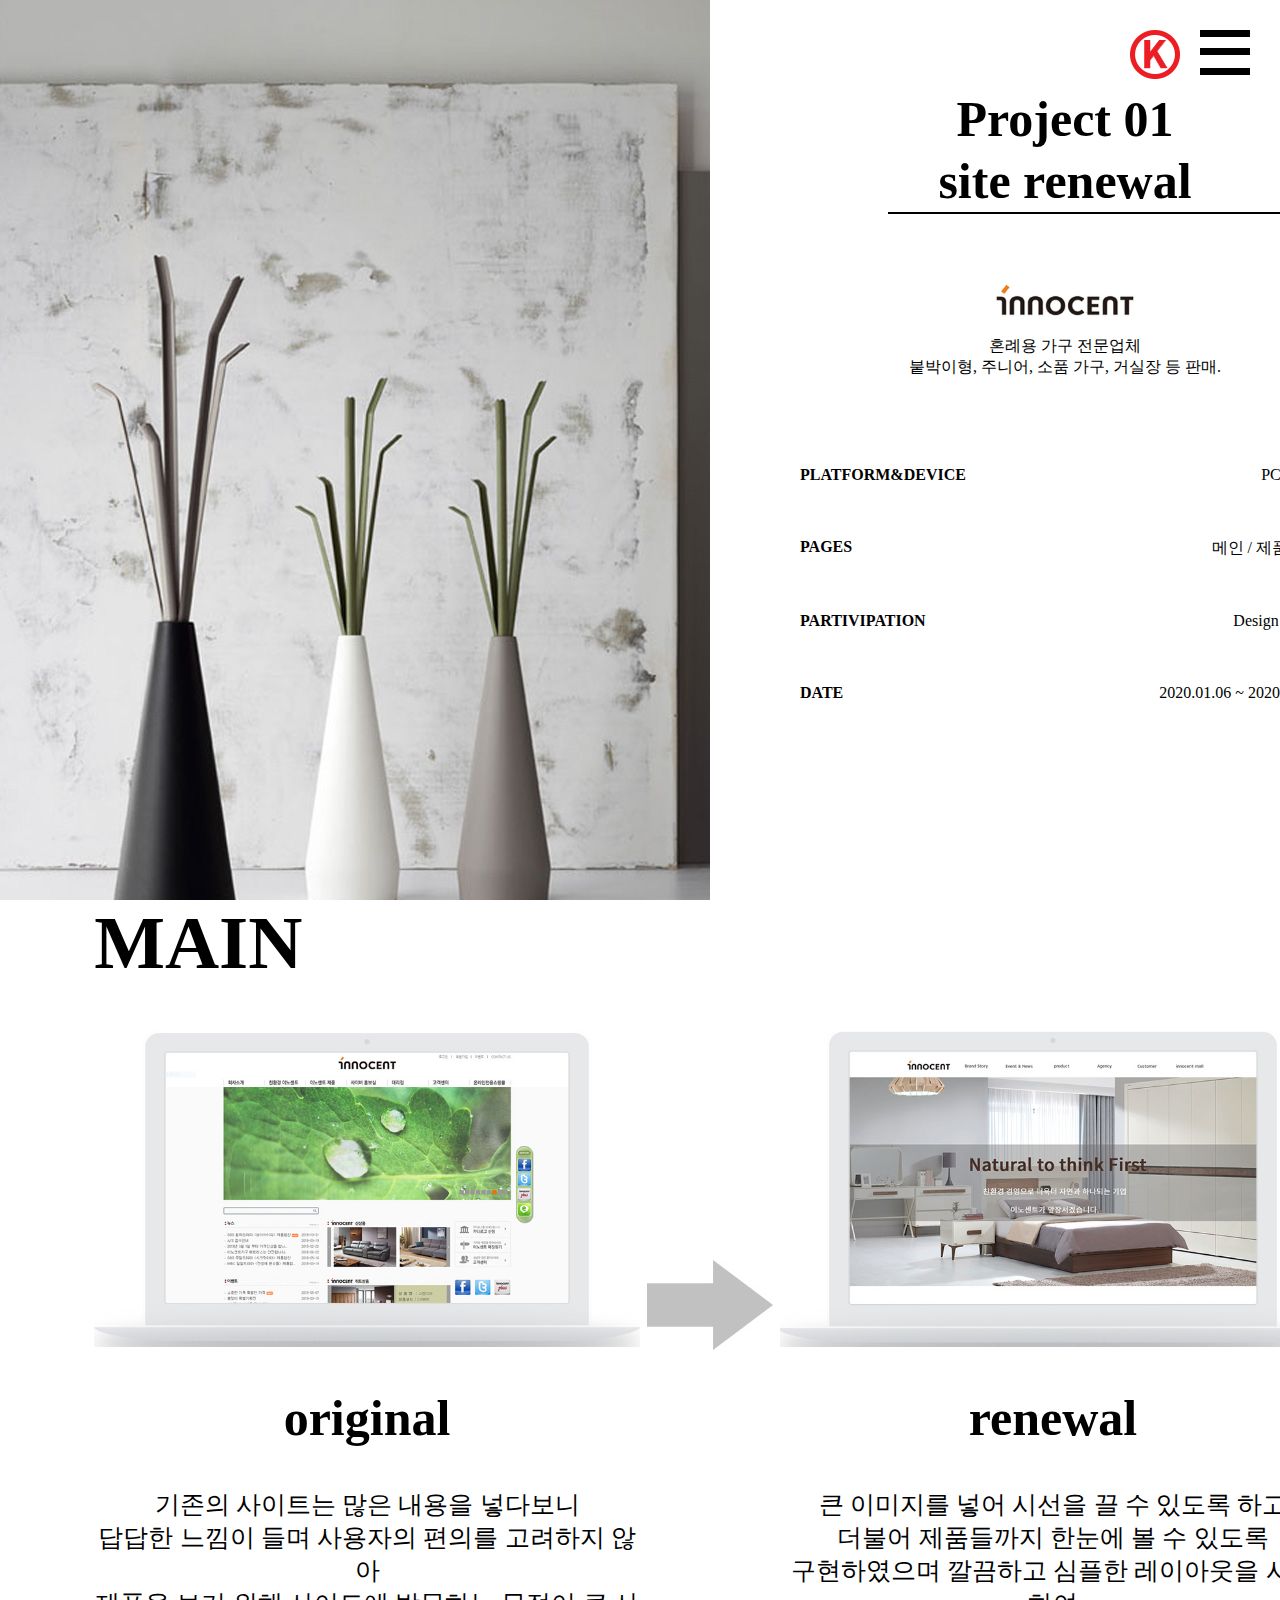
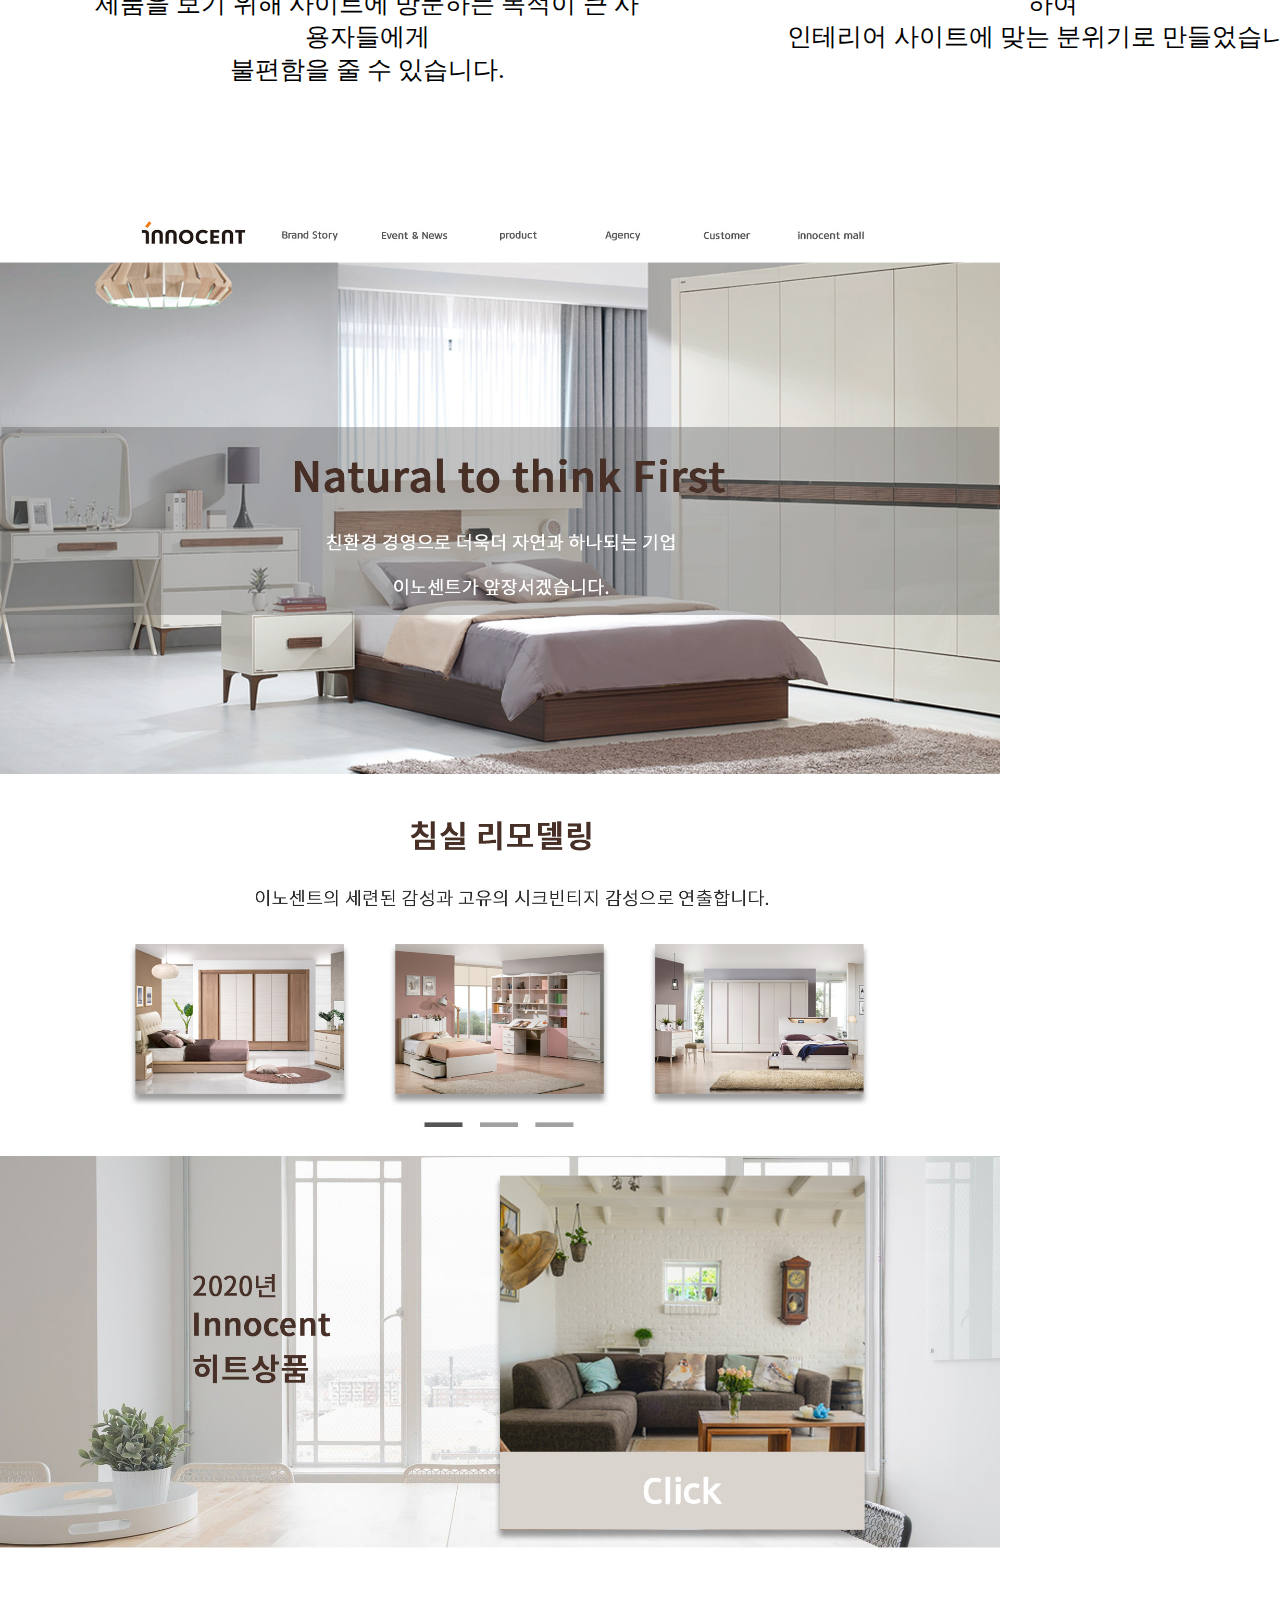
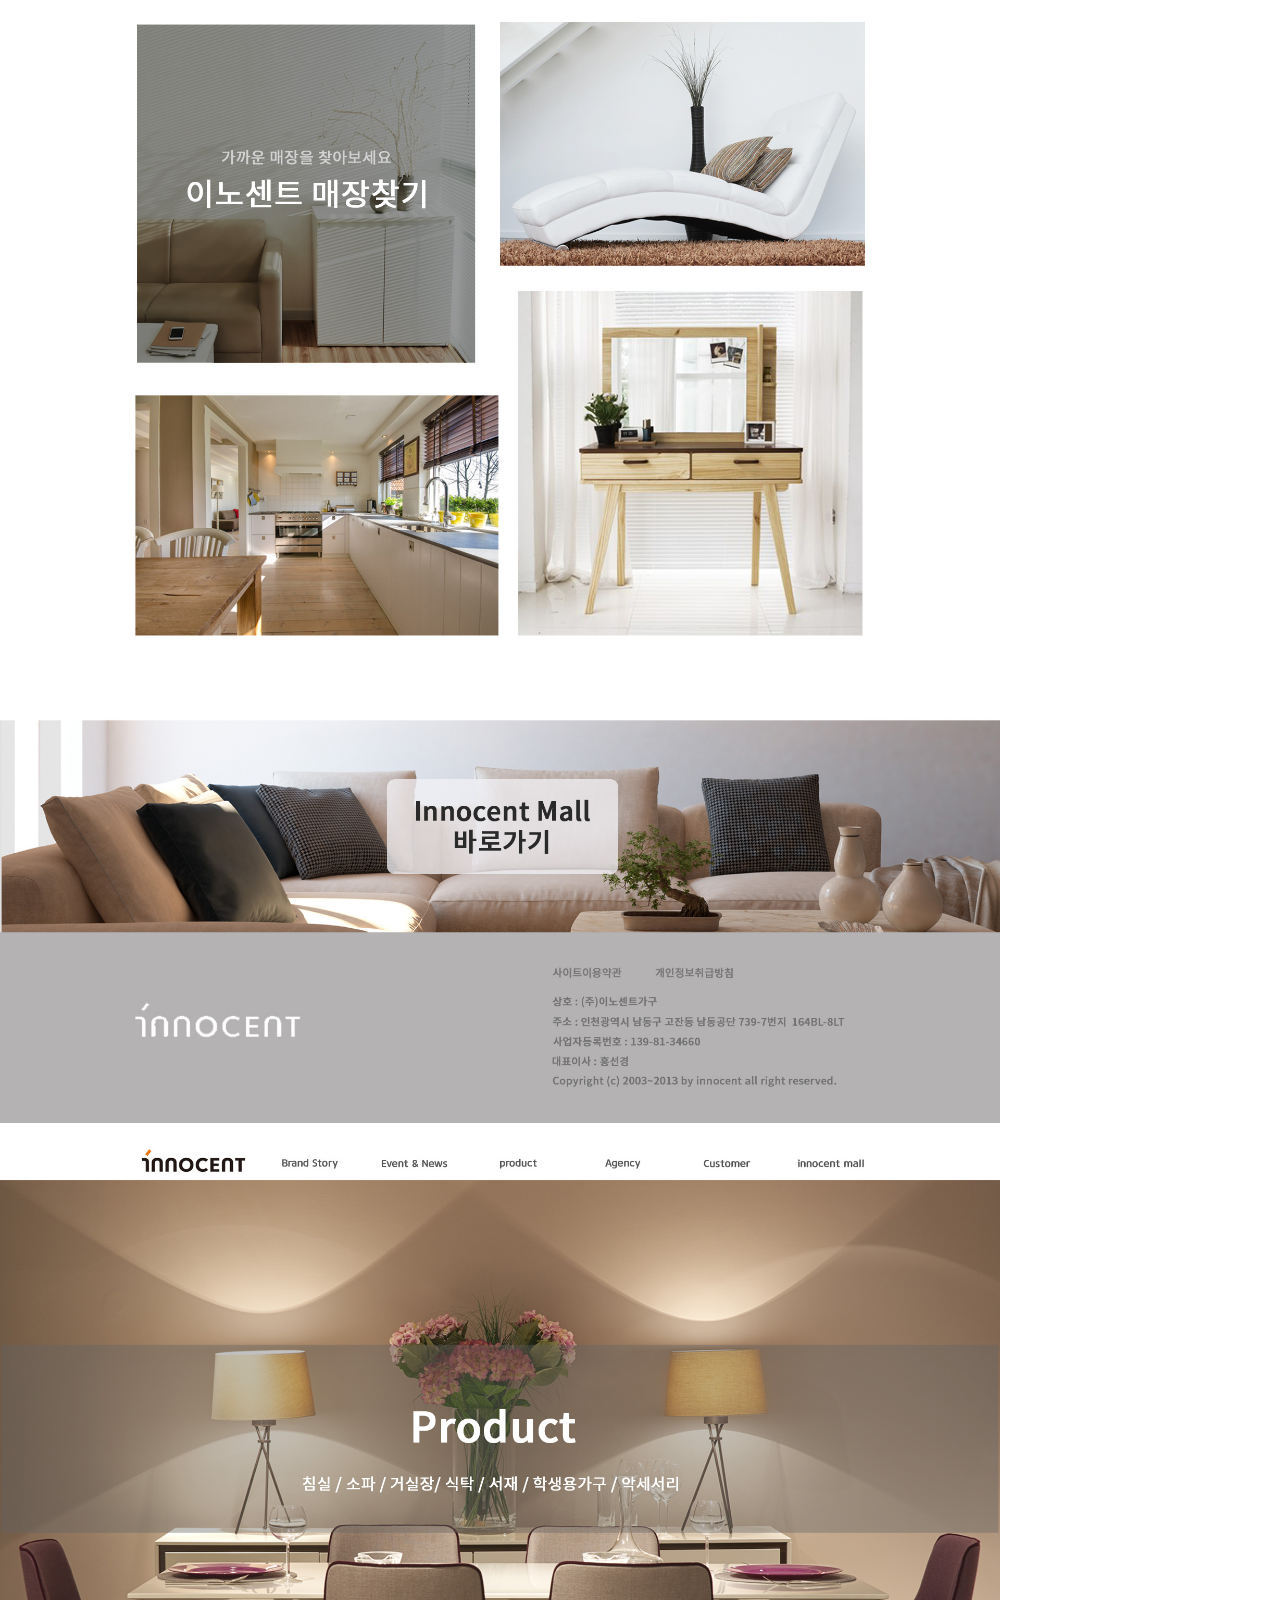
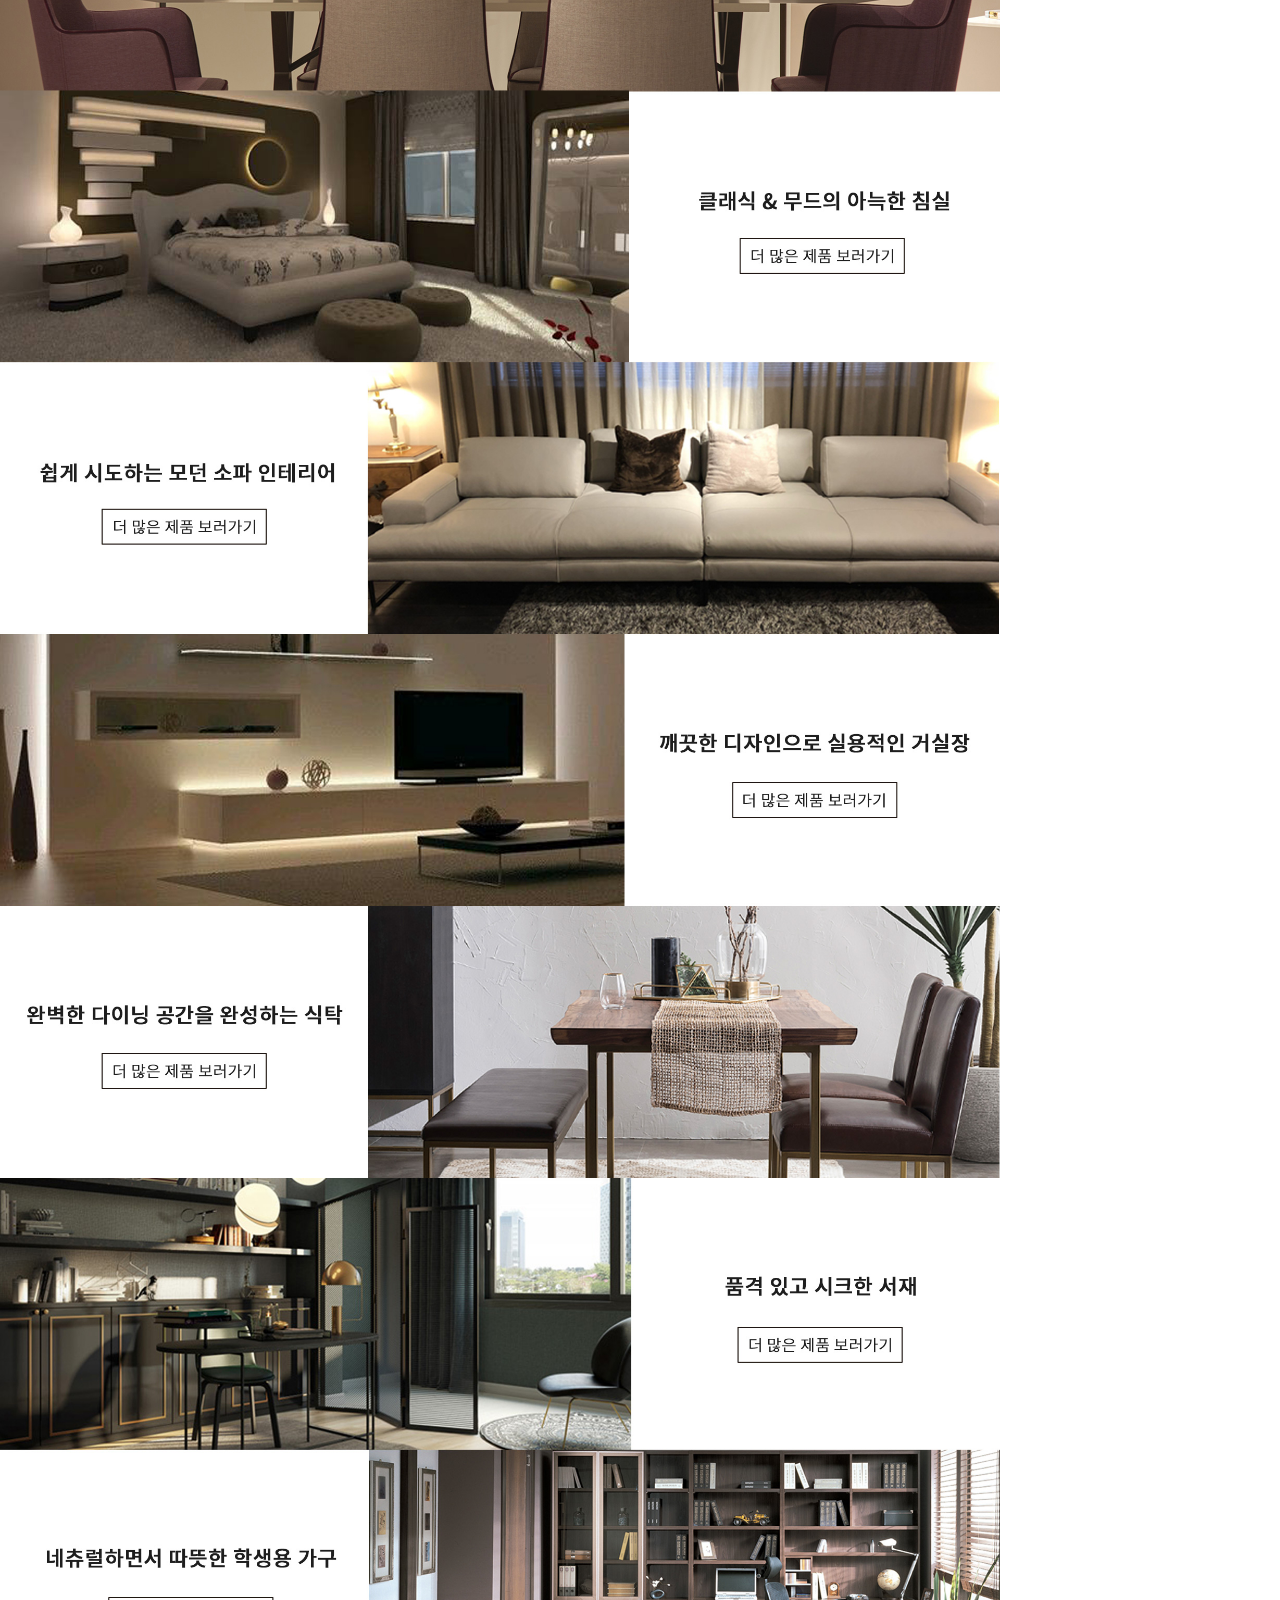
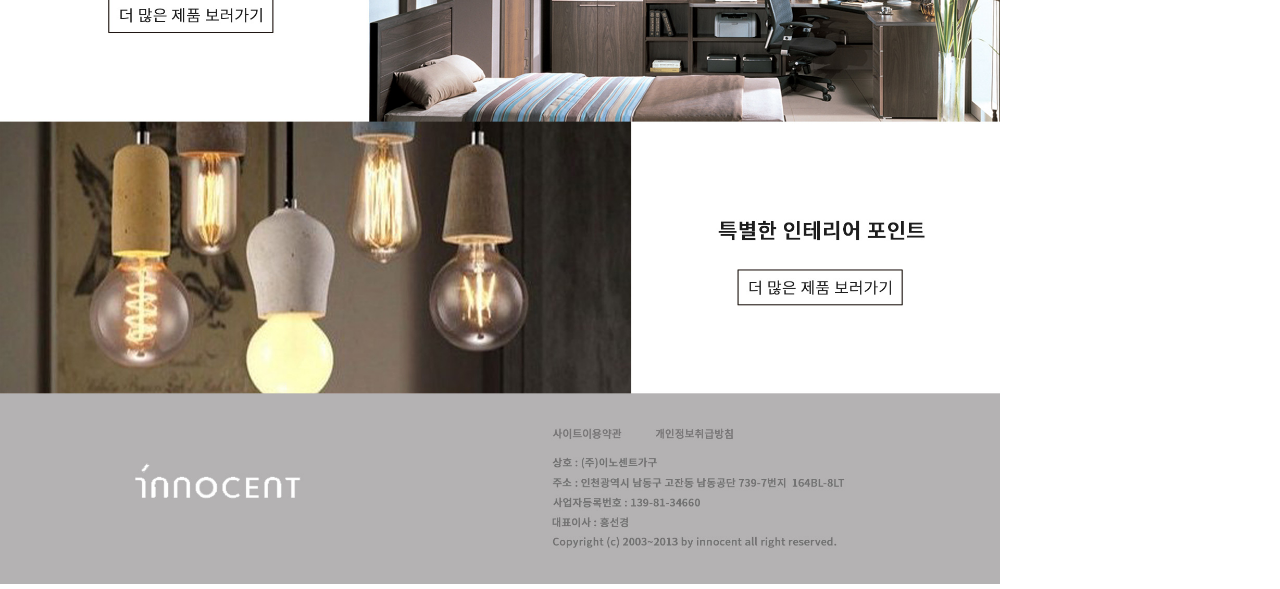
<file: design.html>
<!DOCTYPE html>
<html lang="ko">
<head>
    <meta charset="utf-8">
    <title> 김희진 포트폴리오 </title>
    <link rel="stylesheet" href="css/style.css">
    <!--[if lt IE 9]>
        <script type="text/javascript" src="js/html5shiv.min.js"></script>
    <![endif]-->
    <script src="js/jquery-1.12.4.min.js"></script>
    <script src="js/common.js"></script>
</head>
<body class="">
    <header id="header">
        <h1 class="logo">
            <a href="index.html">김희진 포트폴리오</a>
        </h1>
    </header>
    <button class="btn" type="button" aria-label="메뉴열기">
        <span class="line1"></span>
        <span class="line2"></span>
        <span class="line3"></span>
    </button>
    <nav id="snb">
        <ul>
            <li class="gnb1">
                <a href="profile.html">
                    <span>Profile</span>
                </a>
            </li>
            <li class="gnb2">
                <a href="design.html">
                    <span>Design project</span>
                </a>
            </li>
            <li class="gnb3">
                <a href="pub.html">
                    <span>Publishing project</span>
                </a>
            </li>
        </ul>

    </nav>
    <section id="content">
        <div class="topvisual design clearfix">
            <div class="img"></div>
            <div class="txt p_r">
                <div>
                    <h2 class="tit">
                        <span class="long_line">Project 01 <br>site renewal</span>
                    </h2>
                    <img src="images/images/design_inno_logo.jpg" alt="">
                    <ul class="s_list">
                        <li>혼례용 가구 전문업체</li>
                        <li>붙박이형, 주니어, 소품 가구, 거실장 등 판매.</li>
                    </ul>
                    <ul class="list">
                        <li><strong>PLATFORM&DEVICE</strong></li>
                        <li><p>PC WEB</p></li>
                        
                        <li><strong>PAGES</strong></li>
                        <li> <p>메인 / 제품소개</p></li>

                        <li><strong>PARTIVIPATION</strong></li>
                        <li><p>Design 100%</p></li>
                        
                        <li><strong>DATE</strong></li>
                        <li><p>2020.01.06 ~ 2020.01.17</p></li>
                    </ul>
                </div>
            </div>
        </div>
        <div class="mock_up clearfix p_r">
            <h2>MAIN</h2>
            <div class="orig">
                <img src="images/inno_mockup1.jpg" alt="">
                <strong>original</strong>
                <p>기존의 사이트는 많은 내용을 넣다보니 <br>답답한 느낌이 들며 사용자의 편의를 고려하지 않아 <br>제품을 보기 위해 사이트에 방문하는 목적이 큰 사용자들에게 <br>불편함을 줄 수 있습니다.</p>
            </div>
            <img src="images/inno_mockup3.jpg" alt="">
            <div class="renew">
                <img src="images/inno_mockup2.jpg" alt="">
                <strong>renewal</strong>
                <p>큰 이미지를 넣어 시선을 끌 수 있도록 하고 <br> 더불어 제품들까지 한눈에 볼 수 있도록<br>구현하였으며 깔끔하고 심플한 레이아웃을 사용하여 <br>인테리어 사이트에 맞는 분위기로 만들었습니다.</p>
            </div>
        </div>
        <div class="main_full">
            <img src="images/inno_mainfull.jpg" alt="">
            <img src="images/inno_subfull.jpg" alt="">
        </div>
        
    </section>
</body>
</html>
</file>
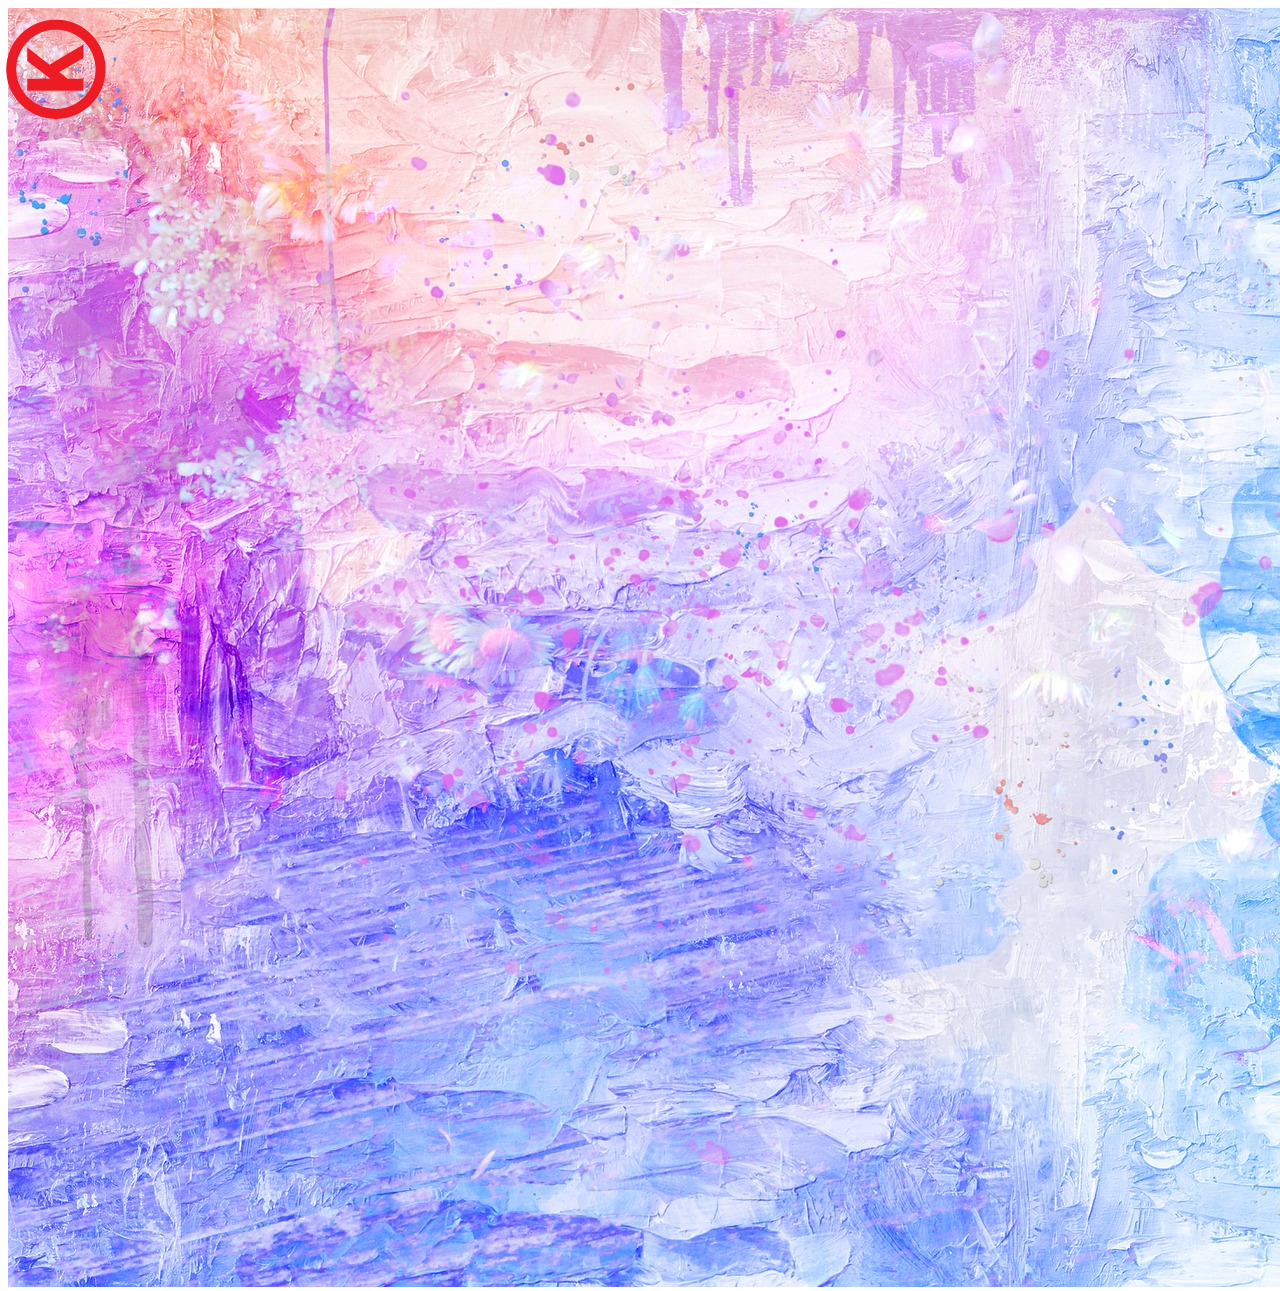
<file: first.html>
<!DOCTYPE html>
<html lang="ko">
<head>
    <meta charset="utf-8">
    <title> 김희진 포트폴리오 </title>
    <link rel="stylesheet" href="first.css">
    <!--[if lt IE 9]>
        <script type="text/javascript" src="js/html5shiv.min.js"></script>
    <![endif]-->
</head>
<div class="paintingMB">
    <div class="store">
      <img src="images/background-3590608_1920.jpg">
    </div>
    <div class="pencil">
      <div class="point"><img src="images/LOGO.png" alt=""></div>
      </div>
    </div>
  </div>
</file>
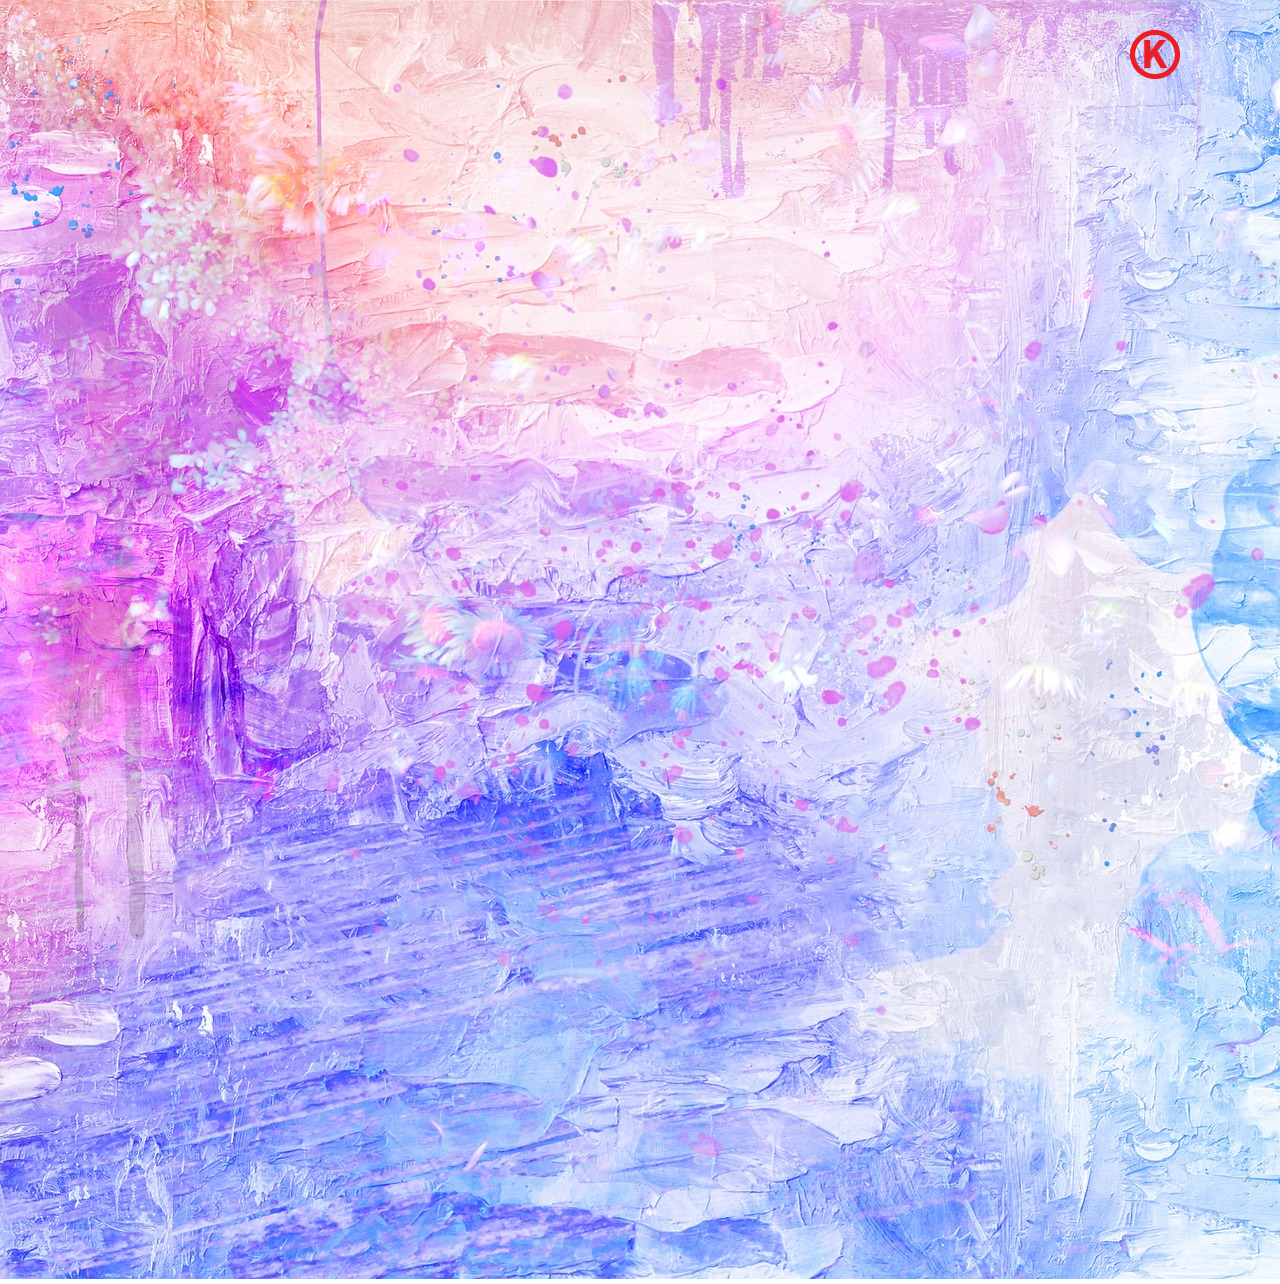
<file: logo.html>
<!DOCTYPE html>
<html lang="ko">
<head>
    <meta charset="utf-8">
    <title> 김희진 포트폴리오 </title>
    <link rel="stylesheet" href="css/style.css">
    <!--[if lt IE 9]>
        <script type="text/javascript" src="js/html5shiv.min.js"></script>
    <![endif]-->
</head>
<body>
    <h1 class="logo">
        <a href="index.html">김희진 포트폴리오</a>
    </h1>
    <img src="images/background-3590608_1920.jpg" alt="">
</body>
</file>
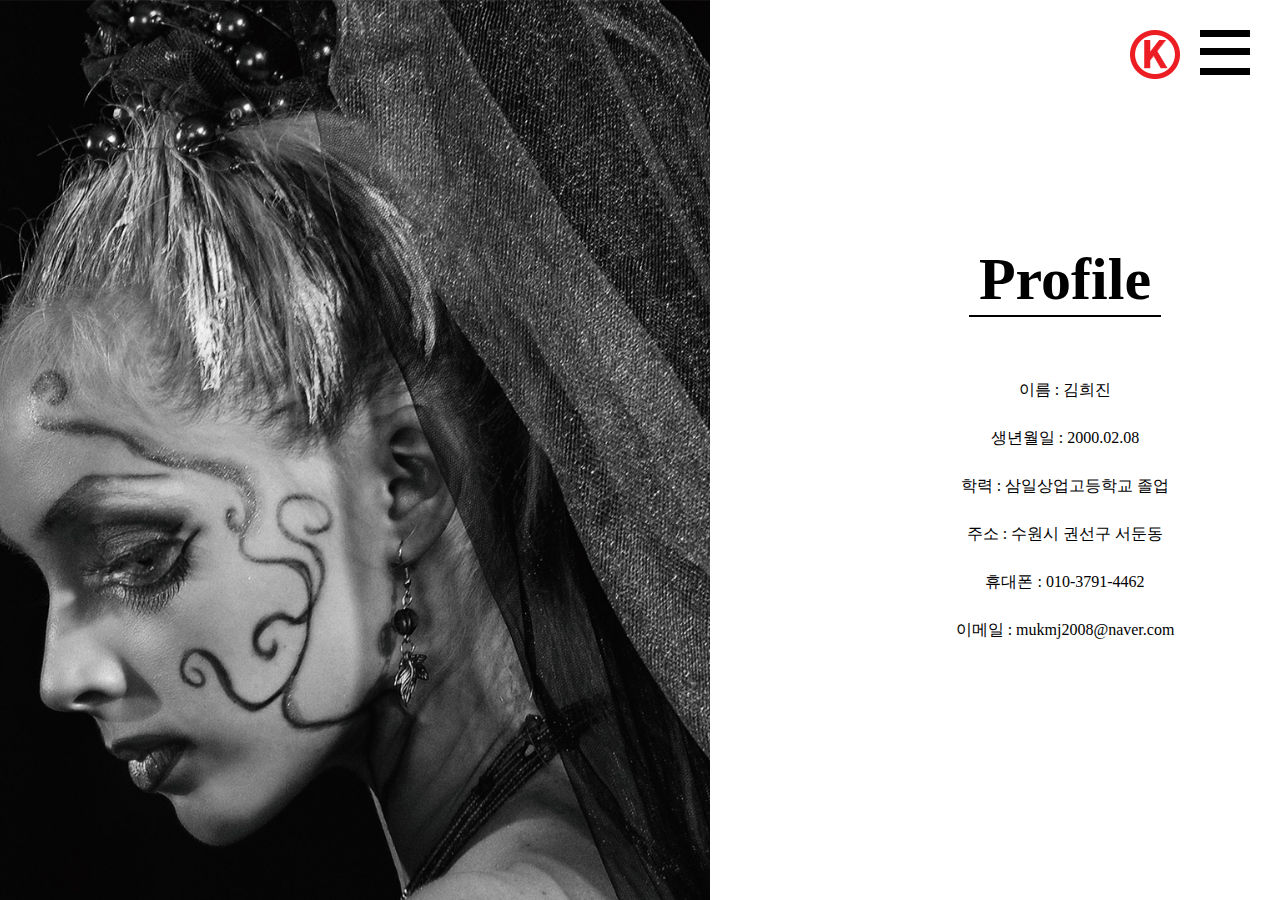
<file: profile.html>
<!DOCTYPE html>
<html lang="ko">
<head>
    <meta charset="utf-8">
    <title> 김희진 포트폴리오 </title>
    <link rel="stylesheet" href="css/style.css">
    <!--[if lt IE 9]>
        <script type="text/javascript" src="js/html5shiv.min.js"></script>
    <![endif]-->
    <script src="js/jquery-1.12.4.min.js"></script>
    <script src="js/common.js"></script>
</head>
<body class="">
    <header id="header">
        <h1 class="logo">
            <a href="index.html">김희진 포트폴리오</a>
        </h1>
    </header>
    <button class="btn" type="button" aria-label="메뉴열기">
        <span class="line1"></span>
        <span class="line2"></span>
        <span class="line3"></span>
    </button>
    <nav id="snb">
        <ul>
            <li class="gnb1">
                <a href="profile.html">
                    <span>Profile</span>
                </a>
            </li>
            <li class="gnb2">
                <a href="design.html">
                    <span>Design project</span>
                </a>
            </li>
            <li class="gnb3">
                <a href="pub.html">
                    <span>Publishing project</span>
                </a>
            </li>
        </ul>

    </nav>
    <section id="content">
        <div class="topvisual profile">
            <div class="img"></div>
            <div class="txt">
                <div>
                    <h2 class="tit">
                        <span>Profile</span>
                    </h2>
                    <ul class="list">
                        <li>이름 : 김희진 </li>
                        <li>생년월일 : 2000.02.08 </li>
                        <li>학력 : 삼일상업고등학교 졸업</li>
                        <li>주소 : 수원시 권선구 서둔동</li>
                        <li>휴대폰 : 010-3791-4462</li>
                        <li>이메일 : mukmj2008@naver.com </li>
                    </ul>
                </div>
            </div>
        </div>
    </section>
</body>
</html>
</file>
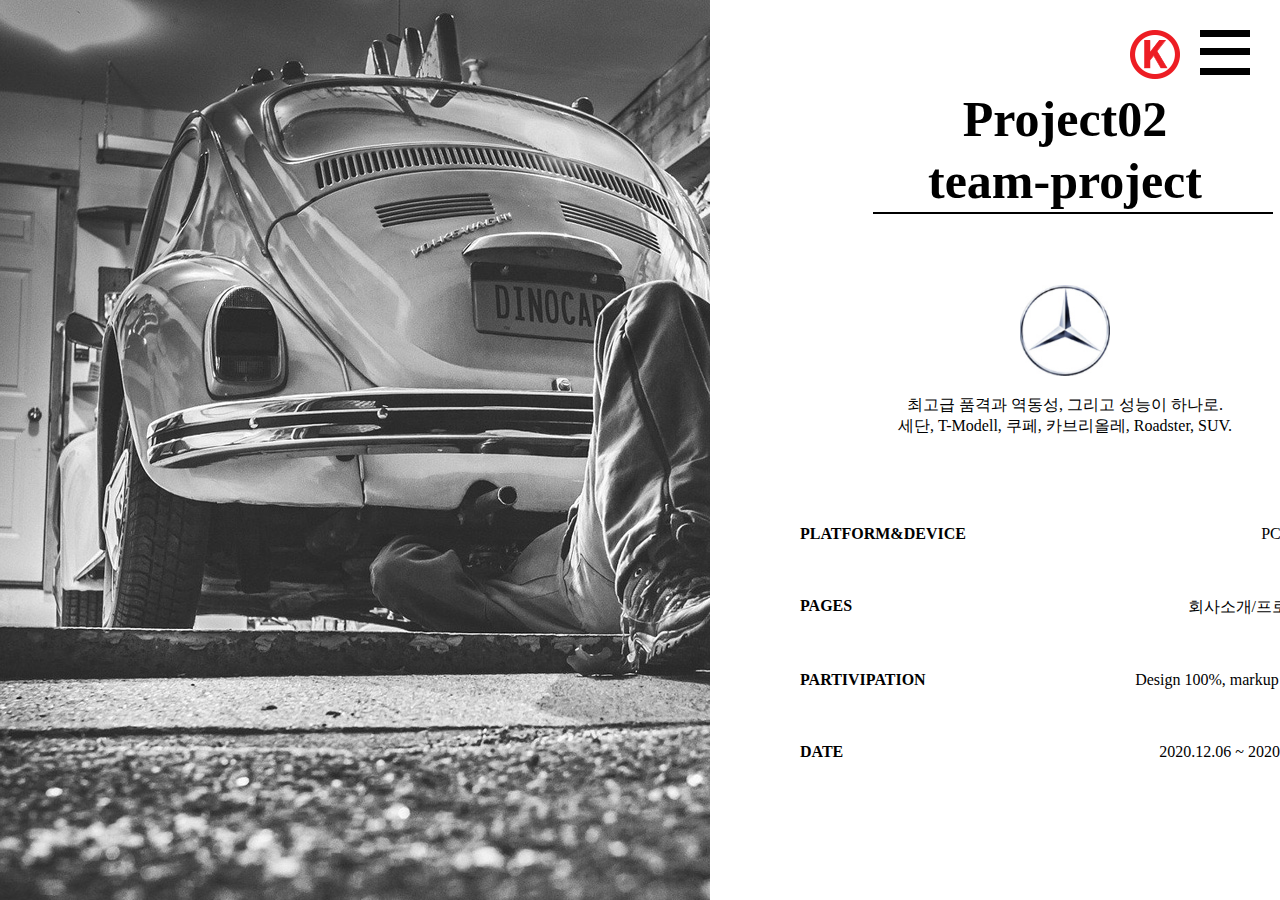
<file: pub.html>
<!DOCTYPE html>
<html lang="ko">
<head>
    <meta charset="utf-8">
    <title> 김희진 포트폴리오 </title>
    <link rel="stylesheet" href="css/style.css">
    <!--[if lt IE 9]>
        <script type="text/javascript" src="js/html5shiv.min.js"></script>
    <![endif]-->
    <script src="js/jquery-1.12.4.min.js"></script>
    <script src="js/common.js"></script>
</head>
<body class="">
    <header id="header">
        <h1 class="logo">
            <a href="index.html">김희진 포트폴리오</a>
        </h1>
    </header>
    <button class="btn" type="button" aria-label="메뉴열기">
        <span class="line1"></span>
        <span class="line2"></span>
        <span class="line3"></span>
    </button>
    <nav id="snb">
        <ul>
            <li class="gnb1">
                <a href="profile.html">
                    <span>Profile</span>
                </a>
            </li>
            <li class="gnb2">
                <a href="design.html">
                    <span>Design project</span>
                </a>
            </li>
            <li class="gnb3">
                <a href="pub.html">
                    <span>Publishing project</span>
                </a>
            </li>
        </ul>

    </nav>
    <section id="content">
        <div class="topvisual pub clearfix">
            <div class="img"></div>
            <div class="txt p_r">
                <div>
                    <h2 class="tit">
                        <span class="long_line">Project02 <br>team-project</span>
                    </h2>
                    <img src="images/pub_logo.jpg" alt="">
                    <ul class="s_list">
                        <li>최고급 품격과 역동성, 그리고 성능이 하나로. <br>세단, T-Modell, 쿠페, 카브리올레, Roadster, SUV.</li>
                    </ul>
                    <ul class="list">
                        <li><strong>PLATFORM&DEVICE</strong></li>
                        <li><p>PC WEB</p></li>
                        
                        <li><strong>PAGES</strong></li>
                        <li> <p>회사소개/프로모션</p></li>

                        <li><strong>PARTIVIPATION</strong></li>
                        <li><p>Design 100%, markup 100%</p></li>
                        
                        <li><strong>DATE</strong></li>
                        <li><p>2020.12.06 ~ 2020.12.27</p></li>
                    </ul>
                </div>
            </div>
        </div>
    </section>
</body>
</html>
</file>
<file: first.css>
.paintingMB{
    height:1080px;
    width:1920px;
  }
  
  //1850 by 1167
  //400 bt 252
  .store{
    background-image: url("");
    width:1920px;
    height:1080px;
    position: fixed;
    top: 250px;
    left: 490px;
    transform: translate(-50%, -50%);
    display: flex;
    animation: erase 5s infinite;
    overflow:hidden;
    clip-path: polygon(0% 89%, 0% 89%, 0 89%, 0 100%, 0% 100%, 0% 89%, 0% 79%);
  }
  /* @keyframes erase{
  0%{clip-path: polygon(0 12%, 0 12%, 0 51%, 0 84%, 0 100%, 52% 100%, 100% 100%, 100% 80%, 100% 53%, 100% 23%, 100% 0, 0 0);}
  10%{clip-path: polygon(0 12%, 0 12%, 0 51%, 0 84%, 0 100%, 52% 100%, 100% 100%, 100% 80%, 100% 53%, 100% 23%, 100% 0, 0 0);}
  16%{clip-path: polygon(100% 11%, 0 12%, 0 51%, 0 84%, 0 100%, 52% 100%, 100% 100%, 100% 80%, 100% 53%, 100% 23%, 100% 0, 100% 0);}
  18%{clip-path: polygon(100% 12%, 0 12%, 0 51%, 0 84%, 0 100%, 52% 100%, 100% 100%, 100% 80%, 100% 53%, 100% 23%);}
  19%{clip-path: polygon(100% 12%, 0 12%, 0 51%, 0 84%, 0 100%, 52% 100%, 100% 100%, 100% 80%, 100% 23%, 100% 23%);}
  25%{clip-path: polygon(0 12%, 0 12%, 0 51%, 0 84%, 0 100%, 52% 100%, 100% 100%, 100% 80%, 100% 23%, 0 22%);}
  27%{clip-path: polygon(0 12%, 0 12%, 0 51%, 0 84%, 0 100%, 52% 100%, 100% 100%, 100% 80%, 100% 23%, 0 22%);}
  28%{clip-path: polygon(0 44%, 0 45%, 0 100%, 52% 100%, 100% 100%, 100% 46%, 100% 23%, 0 22%);}
  34%{clip-path: polygon(100% 42%, 0 44%, 0 100%, 52% 100%, 100% 100%, 100% 46%, 100% 23%, 100% 22%);}
  35%{clip-path: polygon(100% 42%, 0 44%, 0 100%, 52% 100%, 100% 100%, 100% 46%, 100% 46%, 100% 44%);}
  35.1%{clip-path: polygon(100% 42%, 0 44%, 0 100%, 52% 100%, 100% 100%, 100% 59%, 0 57%, 100% 59%);}
  37%{clip-path: polygon(100% 42%, 0 44%, 0 100%, 52% 100%, 100% 100%, 100% 59%, 0 57%, 100% 59%);}
  43%{clip-path: polygon(0 44%, 0 44%, 0 100%, 52% 100%, 100% 100%, 100% 59%, 0 57%, 0 57%);}
  46%{clip-path: polygon(0 72%, 0 72%, 0 89%, 0 100%, 100% 100%, 100% 59%, 0 57%);}
  52%{clip-path: polygon(100% 69%, 0 70%, 0 89%, 0 100%, 100% 100%, 100% 59%, 100% 60%);}
  53%{clip-path: polygon(100% 69%, 0 70%, 0 89%, 0 100%, 100% 100%, 100% 79%, 100% 79%);}
  55%{clip-path: polygon(100% 69%, 0 70%, 0 89%, 0 100%, 100% 100%, 100% 79%, 100% 79%);}
  61%{clip-path: polygon(0 69%, 0 70%, 0 89%, 0 100%, 100% 100%, 100% 79%, 0 79%);}
  62%{clip-path: polygon(0 79%, 0 89%, 0 89%, 0 100%, 100% 100%, 100% 79%, 0 79%);}
  64%{clip-path: polygon(0 79%, 0 89%, 0 89%, 0 100%, 100% 100%, 100% 79%, 0 79%);}
  70%{clip-path: polygon(100% 79%, 100% 89%, 0 89%, 0 100%, 100% 100%, 100% 79%, 100% 79%);}
  71%{clip-path: polygon(100% 89%, 100% 89%, 0 89%, 0 100%, 100% 100%, 100% 89%, 100% 79%);}
  73%{clip-path: polygon(100% 89%, 100% 89%, 0 89%, 0 100%, 100% 100%, 100% 89%, 100% 79%);}
  79%{clip-path: polygon(0% 89%, 0% 89%, 0 89%, 0 100%, 0% 100%, 0% 89%, 0% 79%);}
  } */
  .pencil{
    position: fixed;
    top: 110px;
    left: 0px;
    display: flex;
    transform: rotate(270deg);
  
    animation: penErase 30s linear infinite;
  }
  @keyframes penErase{
    0%{transform: rotate(-90deg);top: 110px;
    left: 0px;}
    5%{transform: rotate(0deg);top: 110px;
    left: 0px;}
    10%{transform: rotate(0deg);top: 110px;
    left: 0px;}
    16%{transform: rotate(0deg);top: 110px;
    left: 1920px;}
    19%{transform: rotate(180deg);top: 110px;
    left: 1920px;}
    25%{transform: rotate(180deg);top: 110px;
    left: 0px;}
    28%{transform: rotate(0deg);top: 180px;
    left: 0px;}
    34%{transform: rotate(0deg);top: 180px;
    left: 1920px;}
    37%{transform: rotate(180deg);top:180px;left:690px;}
    43%{transform: rotate(180deg);top: 180px;
    left: 0px;}
    46%{transform: rotate(0deg);top: 250px;
    left: 0px;}
    52%{transform: rotate(0deg);top: 250px;
    left: 1920px;}
    55%{transform: rotate(180deg);top: 250px;
    left: 1920px;}
    61%{transform: rotate(180deg);top: 250px;
    left: 0px;}
    64%{transform: rotate(0deg);top: 320px;
    left: 0px;}
    70%{transform: rotate(0deg);top: 320px;
    left: 1920px;}
    73%{transform: rotate(180deg);top: 320px;
    left: 1920px;}
    79%{transform: rotate(180deg);top: 320px;
    left: 0px;}
    85%{transform: rotate(270deg);top: 110px;
    left: 0px;}
  }
  .point{
    position:relative;
    top:5px;
    border-top: 10px solid transparent;
    border-bottom: 10px solid transparent; 
    width: 0;
    height: 0;
  }
</file>
<file: css/style.css>
@charset "utf-8";
/* tag reset */
html,body{height: 100%;}
body,h1,h2,h3,h4,h5,h6,ul,nav,p{margin: 0;padding: 0;}
a:link, a:visited, a:hover, a:active{text-decoration: none;color: inherit;}
ul{list-style: none;}
header, nav, section, footer{display: block;}
button{border: none;background:none;cursor: pointer;}

/* common */
@font-face{
    font-family:notoCJK;
    font-weight: 700;
    src:url("../font/NotoSerifCJKkr-Black.woff") format("woff"),
    url("../font/NotoSerifCJKkr-Black.otf") format("opentype");
}

@font-face{
    font-family:notoCJK;
    font-weight: 400;
    src:url("../font/NotoSerifCJKkr-Medium.woff") format("woff"),
    url("../font/NotoSerifCJKkr-Medium.otf") format("opentype");
}
.sr-only{position: absolute;top: 0;left: -9999px;}
.p_r{position: relative;}
.clearfix:after{content:"";display:block;clear: both;}
body{font-family: notoCJK;}


/* index */
#gnb, #gnb ul, #gnb ul li, #gnb ul li a{height: 100%;}
#gnb{min-width:1024px;}
#gnb ul li{float: left;width: calc(100% / 3);}
#gnb ul li a{display: table;width: 100%;background:no-repeat center;background-size: cover;text-align: center;transition: background 0.5s;}
#gnb ul .gnb1 a{background-image: url("../images/bg_profile_g.jpg");}
#gnb ul .gnb2 a{background-image: url("../images/bg_design_g.jpg");}
#gnb ul .gnb3 a{background-image: url("../images/bg_publishing_g.jpg");}
#gnb ul li a span{display: table-cell;vertical-align: middle;font-size: 70px;color: #ffffff;font-family:notoCJK; font-weight: 700;}
#gnb ul .gnb1 a:hover{background-image: url("../images/bg_profile_c.jpg");}
#gnb ul .gnb2 a:hover{background-image: url("../images/bg_design_c.jpg");}
#gnb ul .gnb3 a:hover{background-image: url("../images/bg_publishing_c.jpg");}

/* sub common */
.logo, .btn{z-index: 100;}
.logo{background-image: url(../images/mini_LOGO.png);}
.logo{position: fixed;top: 30px;right: 100px;width: 50px;height: 50px;overflow: hidden;}
.logo a{opacity: 0;}

.btn{position: fixed;top: 30px;right: 30px;width: 50px;height: 50px;}
.btn span{position: absolute;left: 0;width: 100%;height: 7px;background-color: #000;}
.btn span.line1{top: 0;}
.btn span.line2{top: 17.5px;}
.btn span.line3{top: 38px;}
.btn.active span.line1{top: 21.5px;transform: rotate(45deg);transition: 0.5s;background-color: #fff;}
.btn.active span.line2{opacity: 0;}
.btn.active span.line3{top: 21.5px;transform: rotate(-45deg);transition: 0.5s;background-color: #fff;}

#snb{position: fixed;top: 0;right: -300px;width: 300px;height: 100%;background: #000;color: #ffffff;visibility: hidden;z-index: 90;}
#snb ul{position: absolute;left: 0;padding-left: 30px;top: 50%;transform:translateY(-50%) ;}
#snb ul li{line-height: 5;}

#content{min-width: 1420px;}

.topvisual{height: 100%;}
.topvisual .img, .topvisual .txt{float: left;width: 50%;height: 100vh;}
.topvisual .img{background: no-repeat center; background-size: cover;}
.design .txt, .pub .txt{text-align: center;}
.topvisual .txt .tit{color: #000000;}
.topvisual .txt .tit span{position: relative;display: inline-block;}
.topvisual .txt .tit span:after{content: "";position: absolute;bottom: 0;left: -10px;right:-10px;height: 2px;background: #000;}
.topvisual .txt .tit .long_line:after {width: 400px;display: block;left: -20%;}


/* profile */
.profile .img{background-image: url("../images/bg_profile1.jpg");}
.profile .txt{text-align: center;position: relative; }
.profile .txt .tit{font-size: 60px;}
.profile .txt div{position: absolute;width: 100%;top: 50%;transform: translateY(-50%);}
.profile .txt div .tit{margin-bottom: 50px;}
.profile .txt div .list{line-height: 3;}

/* design */
.design .img{background: url("../images/images/design_1.jpg");}
.design .txt .tit{font-size: 50px;}
.design .txt div{position: absolute;width: 100%;top: 10%;}
.design .txt div img{margin-top: 10%;width: 140px;}
.design .txt div .s_list{margin-top: 2%;}
.design .txt .list{width: 530px;margin: 0 auto;margin-top: 5%;}
.design .txt .list li{float: left;width: 260px;margin-top: 10%;text-align: left;}
.design .txt .list li p{text-align: right;}
/* mock up */
.mock_up{height: 100vh;margin: 0 auto;}
.mock_up h2{font-size: 75px;padding-left: 6.63%;margin-bottom: 40px;}
.mock_up div{float: left;width: 50%;text-align: center;box-sizing: border-box;}
.mock_up .orig{padding-left: 6.63%;padding-right: 4.94%;}
.mock_up .renew{padding-right: 6.63%;padding-left: 4.94%;}
.mock_up div img{max-width: 100%;padding-bottom: 37px;}
.mock_up .orig strong, .mock_up .renew strong{font-size: 50px;}
.mock_up .orig p, .mock_up .renew p{font-size: 25px;padding-top: 37px;}
.mock_up >img{position: absolute;top: 40%;left: 50%;margin-left: -63px;}
.main_full {margin: 0 auto;}
.main_full img{width: 1000px;}

/* publishing */
.pub .img{background: url("../images/pub_leftbg.jpg");}
.pub .txt .tit{font-size: 50px;}
.pub .txt div{position: absolute;width: 100%;top: 10%;}
.pub .txt div img{margin-top: 10%;width: 90px;}
.pub .txt div .s_list{margin-top: 2%;}
.pub .txt .list{width: 530px;margin: 0 auto;margin-top: 5%;}
.pub .txt .list li{float: left;width: 260px;margin-top: 10%;text-align: left;}
.pub .txt .list li p{text-align: right;}
</file>
